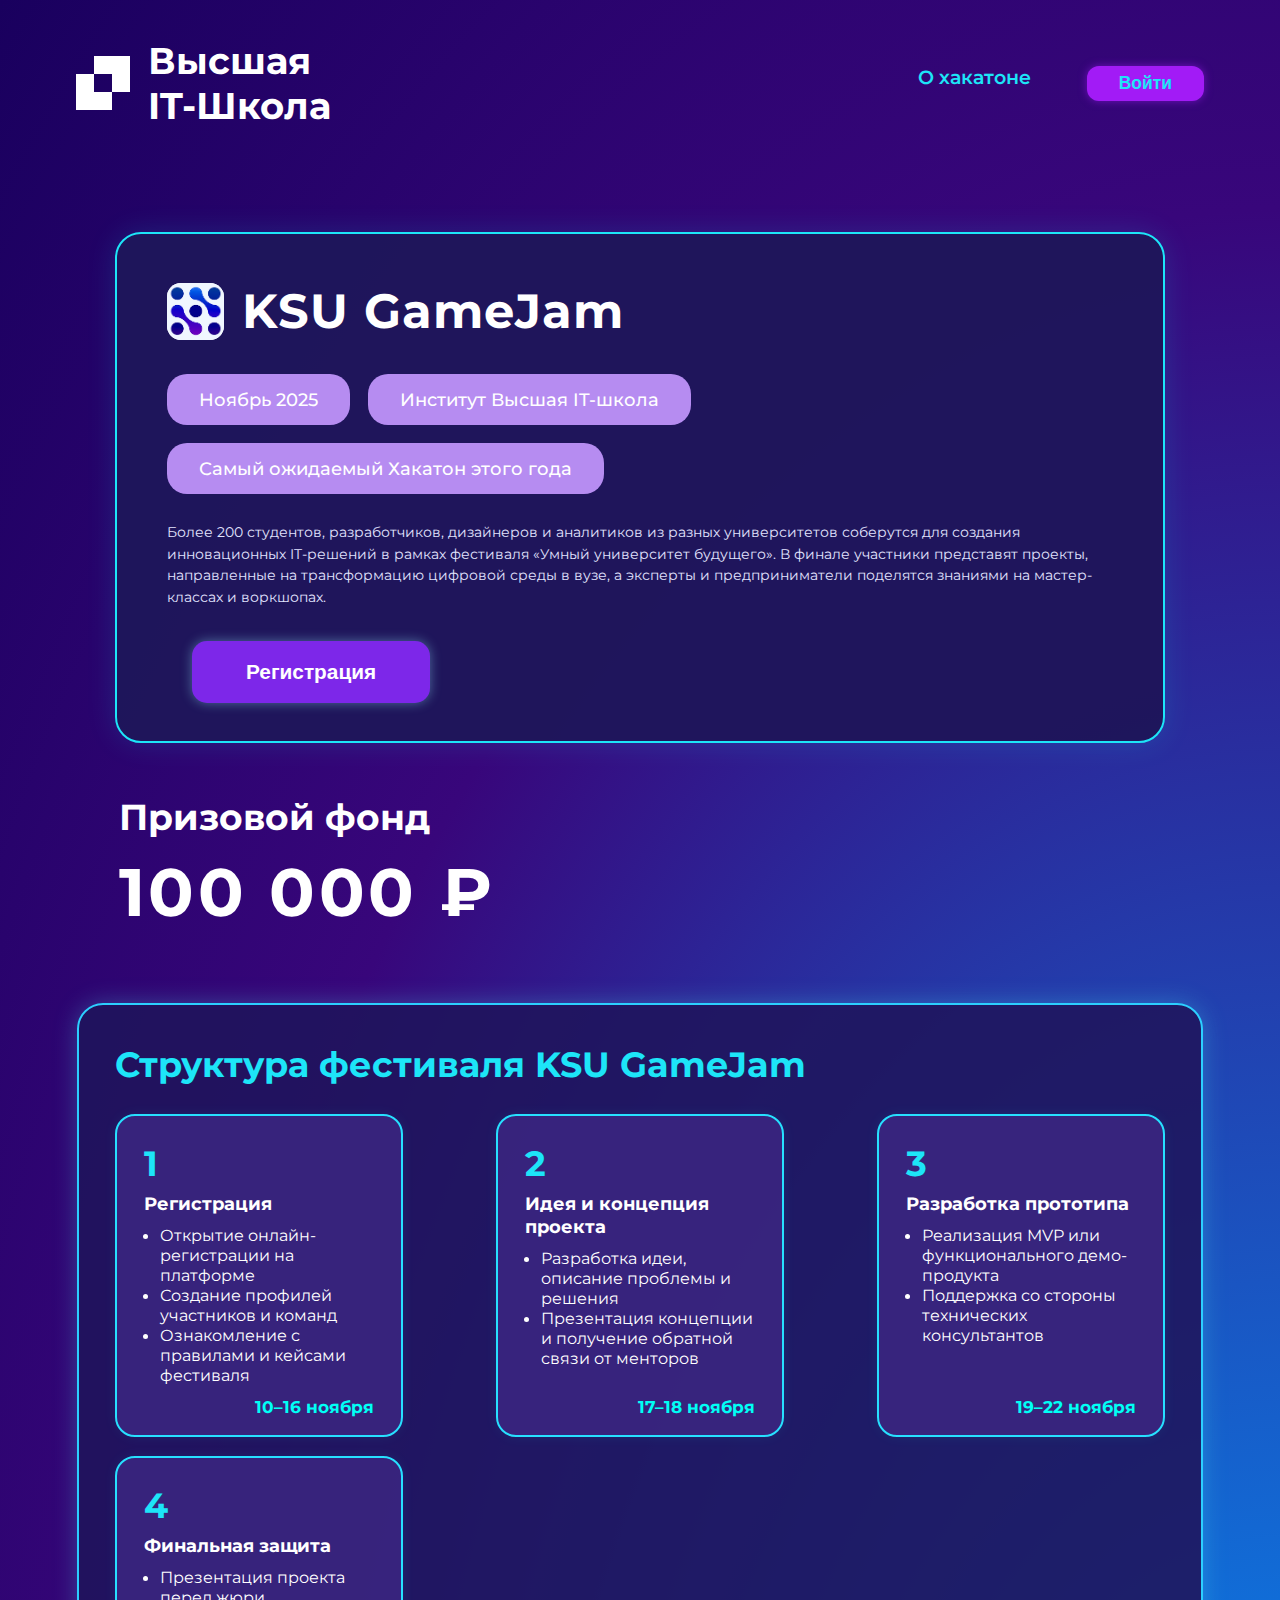
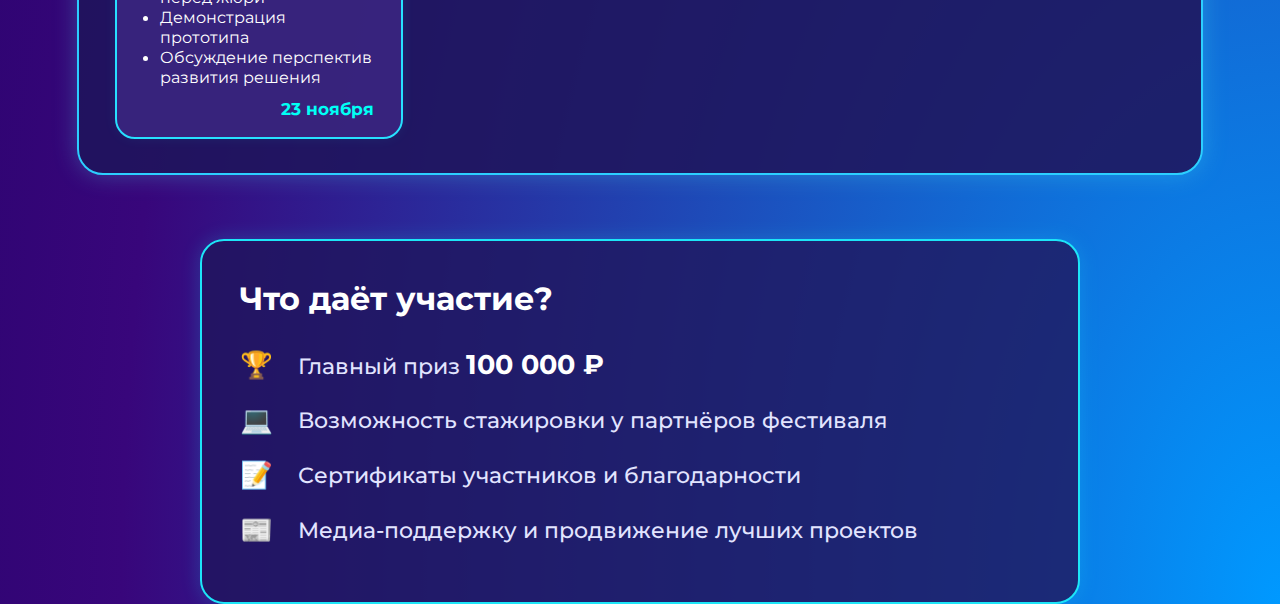
<file: index.html>
<!DOCTYPE html>
<html lang="ru">
<head>
  <meta charset="UTF-8">
  <title>KSU GameJam / Первый блок</title>
  <link href="https://fonts.googleapis.com/css?family=Montserrat:700,500&display=swap" rel="stylesheet">
  <link rel="stylesheet" href="css/main.css">
  <link rel="stylesheet" href="css/allFileStyle.css">
</head>
<body>
  <div class="topbar">
    <div class="logo">
      <img class="logo-icon" src="img/LogoIvitsh.png" alt="">
      Высшая<br>IT-Школа
    </div>
    <div class="menu">
      <a href="!mainHTML/info.html">О хакатоне</a>
      <button class="top-btn login" ><a href="https://sdo.kosgos.ru/login/index.php">Войти</a></button>
    </div>
  </div>
  <section class="hero-section">
    <div class="hero-box">
      <div class="gamejam-logo">
        <img src="img/GameJam.png" alt="KSU GameJam logo">
        <span class="gamejam-title">KSU GameJam</span>
      </div>
      <div class="hero-tags">
        <div class="hero-tag">Ноябрь 2025</div>
        <div class="hero-tag">Институт Высшая IT-школа</div>
        <div class="hero-tag">Самый ожидаемый Хакатон этого года</div>
      </div>
      <div class="hero-desc">
        Более 200 студентов, разработчиков, дизайнеров и аналитиков из разных университетов соберутся для создания инновационных IT-решений в рамках фестиваля «Умный университет будущего». В финале участники представят проекты, направленные на трансформацию цифровой среды в вузе, а эксперты и предприниматели поделятся знаниями на мастер-классах и воркшопах.
      </div>
      <button class="hero-register-btn">Регистрация</button>
    </div>
    <div class="prizebox">
      <div class="prize-label">Призовой фонд</div>
      <div class="prize-num">100 000 ₽</div>
    </div>
  </section>


  <section class="gamejam-stages">
    <div class="stages-title">Структура фестиваля KSU GameJam</div>
    <div class="stages-list">
      <div class="stage-card">
        <div class="stage-number">1</div>
        <div class="stage-title">Регистрация</div>
        <ul class="stage-desc">
          <li>Открытие онлайн-регистрации на платформе</li>
          <li>Создание профилей участников и команд</li>
          <li>Ознакомление с правилами и кейсами фестиваля</li>
        </ul>
        <div class="stage-date">10–16 ноября</div>
      </div>
      <div class="stage-card">
        <div class="stage-number">2</div>
        <div class="stage-title">Идея и концепция проекта</div>
        <ul class="stage-desc">
          <li>Разработка идеи, описание проблемы и решения</li>
          <li>Презентация концепции и получение обратной связи от менторов</li>
        </ul>
        <div class="stage-date">17–18 ноября</div>
      </div>
      <div class="stage-card">
        <div class="stage-number">3</div>
        <div class="stage-title">Разработка прототипа</div>
        <ul class="stage-desc">
          <li>Реализация MVP или функционального демо-продукта</li>
          <li>Поддержка со стороны технических консультантов</li>
        </ul>
        <div class="stage-date">19–22 ноября</div>
      </div>
      <div class="stage-card">
        <div class="stage-number">4</div>
        <div class="stage-title">Финальная защита</div>
        <ul class="stage-desc">
          <li>Презентация проекта перед жюри</li>
          <li>Демонстрация прототипа</li>
          <li>Обсуждение перспектив развития решения</li>
        </ul>
        <div class="stage-date">23 ноября</div>
      </div>
    </div>
  </section>
  <section class="participation-benefits">
    <div class="benefits-title">Что даёт участие?</div>
    <ul class="benefits-list">
      <li>
        <span class="benefit-icon">&#x1F3C6;</span>
        <span class="benefit-text">Главный приз <strong>100 000 ₽</strong></span>
      </li>
      <li>
        <span class="benefit-icon">&#x1F4BB;</span>
        <span class="benefit-text">Возможность стажировки у партнёров фестиваля</span>
      </li>
      <li>
        <span class="benefit-icon">&#x1F4DD;</span>
        <span class="benefit-text">Сертификаты участников и благодарности</span>
      </li>
      <li>
        <span class="benefit-icon">&#x1F4F0;</span>
        <span class="benefit-text">Медиа-поддержку и продвижение лучших проектов</span>
      </li>
    </ul>
  </section>

</body>
</html>
</file>
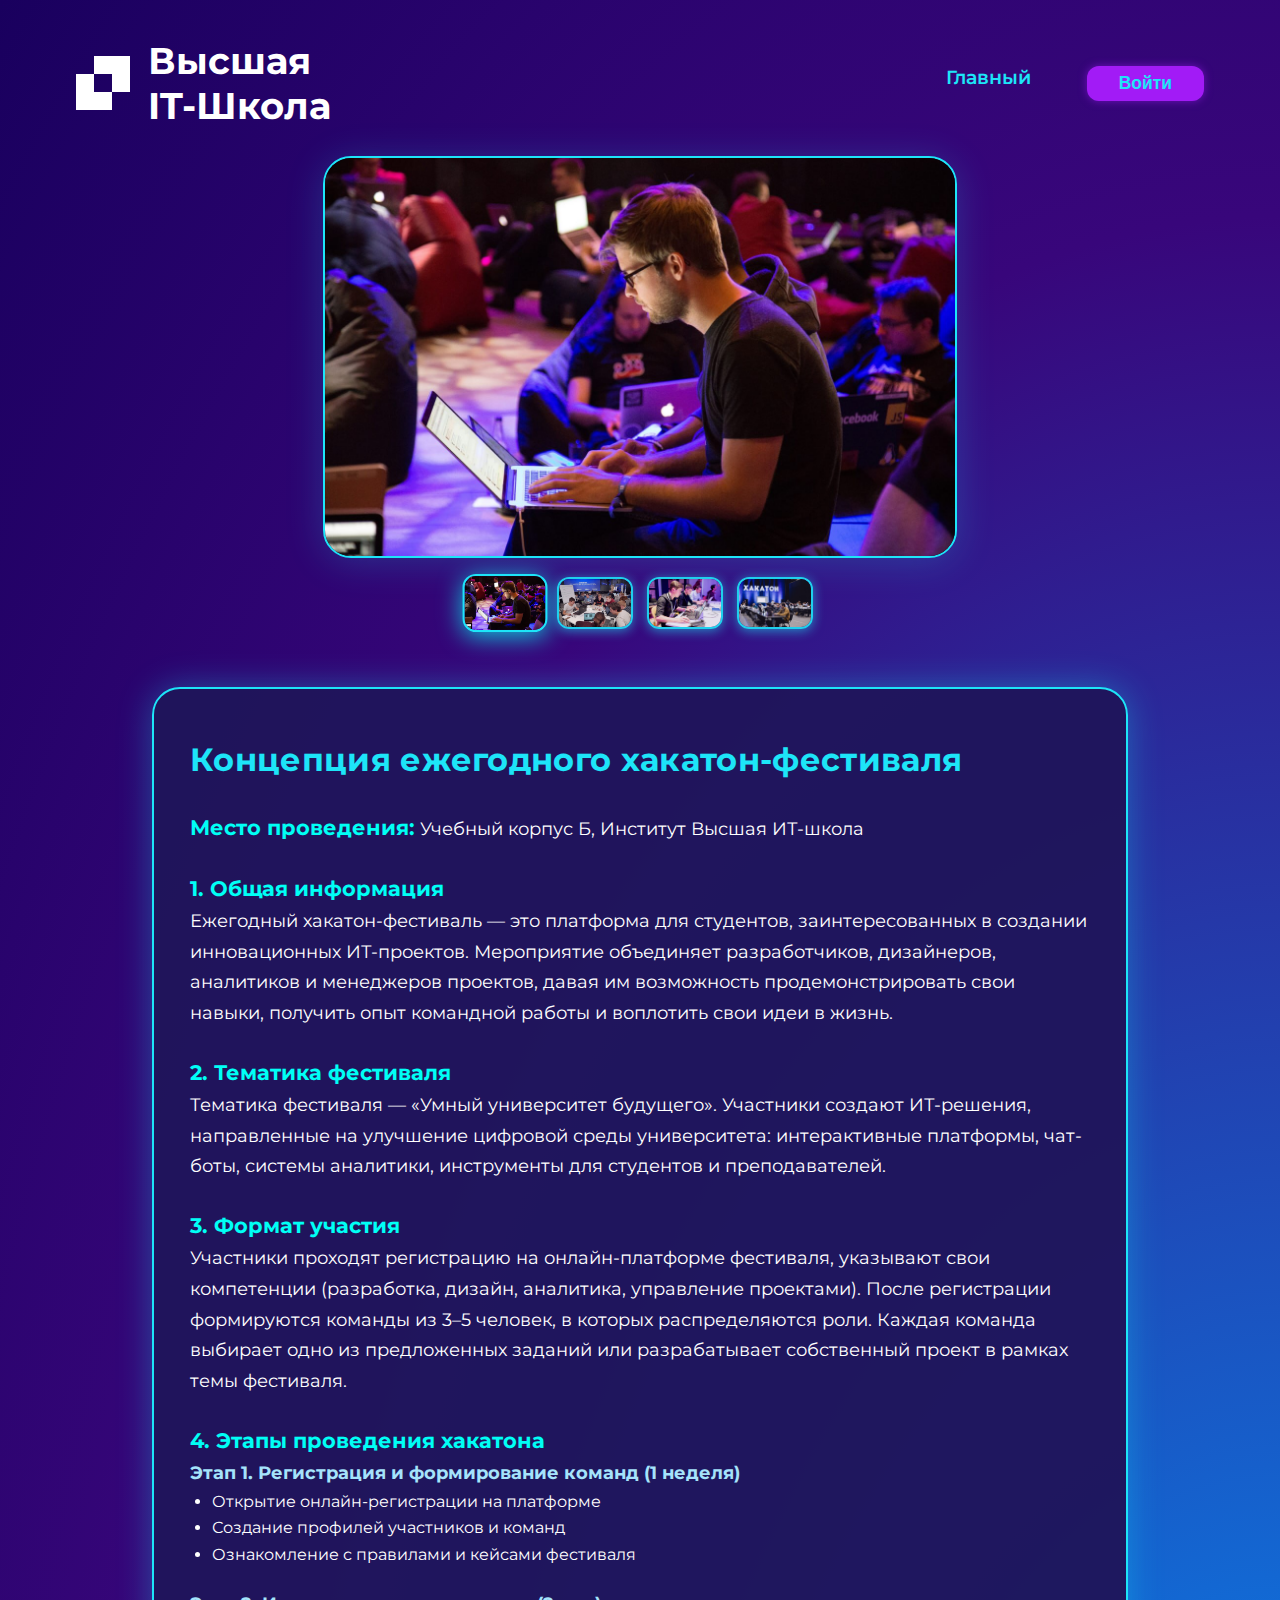
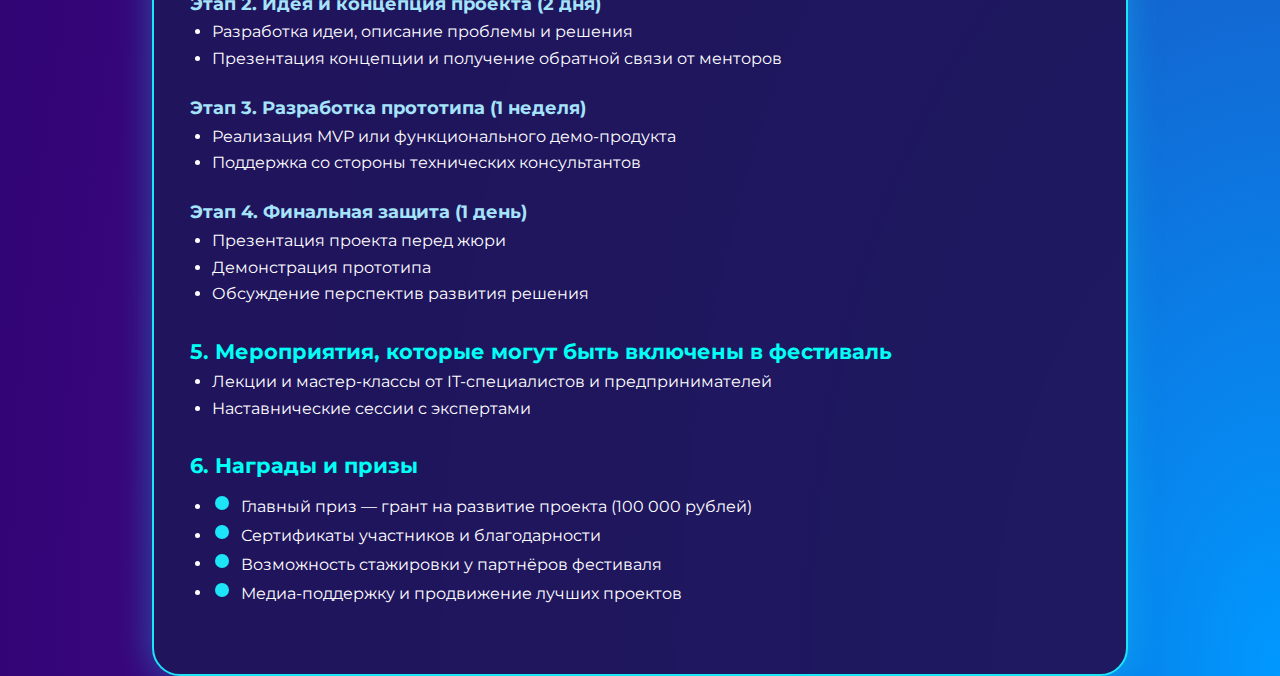
<file: !mainHTML/info.html>
<!DOCTYPE html>
<html lang="ru">
<head>
  <meta charset="UTF-8">
  <title>KSU GameJam / Инфо</title>
  <link href="https://fonts.googleapis.com/css?family=Montserrat:700,500&display=swap" rel="stylesheet">
  <link rel="stylesheet" href="../css/main.css">
  <link rel="stylesheet" href="../css/second.css">
  <link rel="stylesheet" href="../css/allFileStyle.css">
</head>
<body>
    <div class="topbar">
    <div class="logo">
      <img class="logo-icon" src="../img/LogoIvitsh.png" alt="">
      Высшая<br>IT-Школа
    </div>
    <div class="menu">
      <a href="../index.html">Главный</a>
      <button class="top-btn login" ><a href="https://sdo.kosgos.ru/login/index.php">Войти</a></button>
    </div>
  </div>
  <div class="photo-gallery-main">
    <div class="main-photo-block">
      <img id="mainPhoto" src="../img/ImgForHa1.jpg" alt="Главное фото">
    </div>
    <div class="thumbs-row">
      <img class="thumb" src="../img/ImgForHa1.jpg" alt="Миниатюра 1" onclick="showPhoto(0)">
      <img class="thumb" src="../img/ImgForHa2.jpg" alt="Миниатюра 2" onclick="showPhoto(1)">
      <img class="thumb" src="../img/ImgForHa3.jpg" alt="Миниатюра 3" onclick="showPhoto(2)">
      <img class="thumb" src="../img/ImgForHa4.jpg" alt="Миниатюра 4" onclick="showPhoto(3)">
    </div>
  </div>
  <div class="info-box">
    <div class="infotitle">Концепция ежегодного хакатон-фестиваля</div>

    <div class="infosection">
      <strong>Место проведения:</strong> Учебный корпус Б, Институт Высшая ИТ-школа
    </div>
    <div class="infosection">
      <strong>1. Общая информация</strong><br>
      Ежегодный хакатон-фестиваль — это платформа для студентов, заинтересованных в создании инновационных ИТ-проектов. Мероприятие объединяет разработчиков, дизайнеров, аналитиков и менеджеров проектов, давая им возможность продемонстрировать свои навыки, получить опыт командной работы и воплотить свои идеи в жизнь.
    </div>
    <div class="infosection">
      <strong>2. Тематика фестиваля</strong><br>
      Тематика фестиваля — «Умный университет будущего». Участники создают ИТ-решения, направленные на улучшение цифровой среды университета: интерактивные платформы, чат-боты, системы аналитики, инструменты для студентов и преподавателей.
    </div>
    <div class="infosection">
      <strong>3. Формат участия</strong><br>
      Участники проходят регистрацию на онлайн-платформе фестиваля, указывают свои компетенции (разработка, дизайн, аналитика, управление проектами). После регистрации формируются команды из 3–5 человек, в которых распределяются роли. Каждая команда выбирает одно из предложенных заданий или разрабатывает собственный проект в рамках темы фестиваля.
    </div>
    <div class="infosection">
      <strong>4. Этапы проведения хакатона</strong>
      <br><span class="stage-title">Этап 1. Регистрация и формирование команд (1 неделя)</span>
      <ul class="stagelist">
        <li>Открытие онлайн-регистрации на платформе</li>
        <li>Создание профилей участников и команд</li>
        <li>Ознакомление с правилами и кейсами фестиваля</li>
      </ul>
      <span class="stage-title">Этап 2. Идея и концепция проекта (2 дня)</span>
      <ul class="stagelist">
        <li>Разработка идеи, описание проблемы и решения</li>
        <li>Презентация концепции и получение обратной связи от менторов</li>
      </ul>
      <span class="stage-title">Этап 3. Разработка прототипа (1 неделя)</span>
      <ul class="stagelist">
        <li>Реализация MVP или функционального демо-продукта</li>
        <li>Поддержка со стороны технических консультантов</li>
      </ul>
      <span class="stage-title">Этап 4. Финальная защита (1 день)</span>
      <ul class="stagelist">
        <li>Презентация проекта перед жюри</li>
        <li>Демонстрация прототипа</li>
        <li>Обсуждение перспектив развития решения</li>
      </ul>
    </div>
    <div class="infosection">
      <strong>5. Мероприятия, которые могут быть включены в фестиваль</strong>
      <ul class="stagelist">
        <li>Лекции и мастер-классы от IT-специалистов и предпринимателей</li>
        <li>Наставнические сессии с экспертами</li>
      </ul>
    </div>
    <div class="infosection">
      <strong>6. Награды и призы</strong>
      <ul class="awards-list">
        <li><span class="icon"><svg width="20" height="20" viewBox="0 0 20 20"><circle cx="10" cy="10" r="7"/><path d="M6 10l3 3 5-5"/></svg></span>Главный приз — грант на развитие проекта (100 000 рублей)</li>
        <li><span class="icon"><svg width="20" height="20" viewBox="0 0 20 20"><circle cx="10" cy="10" r="7"/><path d="M6 10l3 3 5-5"/></svg></span>Сертификаты участников и благодарности</li>
        <li><span class="icon"><svg width="20" height="20" viewBox="0 0 20 20"><circle cx="10" cy="10" r="7"/><path d="M6 10l3 3 5-5"/></svg></span>Возможность стажировки у партнёров фестиваля</li>
        <li><span class="icon"><svg width="20" height="20" viewBox="0 0 20 20"><circle cx="10" cy="10" r="7"/><path d="M6 10l3 3 5-5"/></svg></span>Медиа-поддержку и продвижение лучших проектов</li>
      </ul>
    </div>
  </div>
  <script src="../js/scipts.js"></script>
</body>
</html>
</file>
<file: css/main.css>
body {
  margin: 0;
  font-family: 'Montserrat', Arial, sans-serif;
  background: radial-gradient(ellipse at bottom right, #09f 0%, #38067b 64%, #19005e 100%);
  color: #fff;
  min-height: 100vh;
}
.topbar {
  display: flex;
  align-items: center;
  justify-content: space-between;
  padding: 38px 76px 0 76px;
}
.logo {
  font-size: 2.3rem;
  font-weight: bold;
  display: flex;
  align-items: center;
  gap: 18px;
}
.logo-icon {
  width: 54px;
  height: 54px;
  background: #ffffff00;
  display: flex;
  align-items: center;
  justify-content: center;
  font-size: 2.2rem;
  color: #6a1dfa;
  font-weight: bold;
}
.menu {
  display: flex;
  gap: 38px;
  font-size: 1.18rem;
}
.menu a {
  color: #fff;
  text-decoration: none;
  font-weight: 500;
}
.menu .top-btn {
  padding: 7px 32px;
  margin-left: 18px;
  border: none;
  border-radius: 12px;
  background: #a21bf6;
  color: #fff;
  font-size: 1.09rem;
  font-weight: bold;
  cursor: pointer;
  box-shadow: 0 0 8px #a21bf688;
  transition: background .2s;
}
.menu .top-btn.login:hover {
  background: none;
  transition: 0.1s ease-in-out;
  -webkit-transition: 0.1s ease-in-out;
  -moz-transition: 0.1s ease-in-out;
  -ms-transition: 0.1s ease-in-out;
  -o-transition: 0.1s ease-in-out;
}
.hero-section {
  margin: 56px auto 0 auto;
  padding: 48px 0 0 0;
  max-width: 1050px;
  position: relative;
}
.hero-desc {
  font-size: 0.9rem;
  color: #e2e4ff;
  margin-top: 22px;
  margin-bottom: 18px;
  line-height: 1.5;
}
.hero-box {
  background: rgba(31,21,91, 0.98);
  border-radius: 26px;
  border: 2px solid #1de5f8;
  box-shadow: 0 0 30px #0ff2;
  padding: 48px 50px 38px 50px;
  position: relative;
  z-index: 1;
}
.gamejam-logo {
  display: flex;
  align-items: center;
  gap: 18px;
  margin-bottom: 34px;
}
.gamejam-logo img {
  width: 57px;
  height: 57px;
  border-radius: 14px;
  background: #fff;
}
.gamejam-title {
  font-size: 3rem;
  font-weight: 700;
  letter-spacing: .02em;
}
.hero-tags {
  display: flex;
  flex-wrap: wrap;
  gap: 18px;
  margin-bottom: 28px;
}
.hero-tag {
  background: #b68cf1;
  color: #fff;
  border-radius: 20px;
  padding: 14px 32px;
  font-size: 1.15rem;
  font-weight: 500;
}
.hero-register-btn {
  background: #7d27e9;
  color: #fff;
  border: none;
  border-radius: 15px;
  font-size: 1.3rem;
  font-weight: 700;
  padding: 19px 54px;
  box-shadow: 0 0 12px #97f0ff66;
  cursor: pointer;
  margin-left: 25px;
  margin-top: 15px;
  transition: background .2s;
}
.hero-register-btn:hover
{
  background: none;
  transition: 0.1s ease-in-out;
}
.prizebox {
  margin-top: 52px;
  margin-left: 4px;
}
.prize-label {
  font-size: 2.25rem;
  font-weight: bold;
}
.prize-num {
  font-size: 4.2rem;
  font-weight: bold;
  margin-top: 12px;
  color: #fff;
  letter-spacing: .05em;
}
.gamejam-stages {
  max-width: 1050px;
  margin: 70px auto 0 auto;
  background: rgba(31,21,91, 0.88);
  border-radius: 26px;
  border: 2px solid #2ccfff;
  padding: 38px 36px 34px 36px;
  box-shadow: 0 0 24px #4ef2f244;
}
.stages-title {
  font-size: 2.2rem;
  font-weight: bold;
  color: #1de5f8;
  margin-bottom: 28px;
  text-align: left;
}
.stages-list {
  display: flex;
  flex-wrap: wrap;
  gap: 19px;
  justify-content: space-between;
}
.stage-card {
  background: rgba(58,37,127, 0.92);
  border-radius: 20px;
  padding: 26px 27px 18px 27px;
  border: 2px solid #27e0ff;
  box-shadow: 0 0 14px #0ff1;
  flex: 1 1 220px;
  min-width: 220px;
  max-width: 230px;
  display: flex;
  flex-direction: column;
  align-items: flex-start;
}
.stage-number {
  font-size: 2.2rem;
  font-weight: bold;
  color: #1de5f8;
  margin-bottom: 7px;
}
.stage-title {
  font-size: 1.15rem;
  font-weight: bold;
  margin-bottom: 10px;
}
.stage-desc {
  margin: 0 0 12px 0;
  padding-left: 16px;
  color: #fff;
  font-size: 1.02rem;
}
.stage-date {
  font-size: 1.04rem;
  font-weight: bold;
  color: #00fff5;
  margin-top: auto;
  align-self: flex-end;
}
.participation-benefits {
  max-width: 800px;
  margin: 64px auto 0 auto;
  background: rgba(31,21,91, 0.80);
  border-radius: 24px;
  border: 2px solid #1de5f8;
  box-shadow: 0 0 20px #18e7fb33;
  padding: 38px 38px 34px 38px;
}
.benefits-title {
  font-size: 2rem;
  font-weight: bold;
  color: #fff;
  margin-bottom: 30px;
}
.benefits-list {
  list-style: none;
  padding: 0;
  margin: 0;
}
.benefits-list li {
  display: flex;
  align-items: center;
  font-size: 1.35rem;
  font-weight: 500;
  color: #e2e4ff;
  margin-bottom: 22px;
}
.benefit-icon {
  width: 42px;
  font-size: 1.65rem;
  color: #1de5f8;
  margin-right: 16px;
}
.benefit-text strong {
  color: #fff;
  font-size: 1.25em;
  font-weight: bold;
}
@media (max-width: 900px) {
  .stages-list { flex-direction: column; gap:19px;}
  .stage-card { max-width: 98vw;}
}
@media (max-width: 1200px) {
  .hero-section { max-width: 98vw;}
  .topbar {padding: 18px 12px 0 12px;}
  .hero-box {padding: 28px 14px 28px 14px;}
  .menu {gap: 16px;}
}
</file>
<file: css/allFileStyle.css>
.menu a {
  position: relative;
  color: #1de5f8;
  text-decoration: none;
  padding-bottom: 3px;
  font-weight: 600;
  transition: color 0.17s;
}

.menu a::after {
  content: "";
  position: absolute;
  left: 0;
  bottom: -2px;
  width: 100%;
  height: 2px;
  background: linear-gradient(90deg, #1de5f8 30%, #00fff8 80%);
  border-radius: 7px;
  opacity: 0;
  transform: scaleX(0.2);
  transition: opacity 0.22s, transform 0.32s cubic-bezier(.71,1.7,.68,.53);
}
.menu a:hover {
  color: #00fff8;
}
.menu a:hover::after,
.menu a:focus::after {
  opacity: 1;
  transform: scaleX(1);
}
</file>
<file: css/second.css>
body {
margin: 0;
  font-family: 'Montserrat', Arial, sans-serif;
  background: radial-gradient(ellipse at bottom right, #09f 0%, #38067b 64%, #19005e 100%);
  color: #fff;
  min-height: 100vh;
}
.info-box {
  max-width: 900px;
  margin: 58px auto 0 auto;
  background: rgba(31,21,91, 0.96);
  border-radius: 28px;
  border: 2px solid #1de5f8;
  box-shadow: 0 0 35px #15e4fa55;
  padding: 44px 36px 40px 36px;
  font-size: 1.15rem;
  line-height: 1.67;
}
.infotitle {
  font-size: 2rem;
  font-weight: 700;
  color: #1de5f8;
  margin-bottom: 24px;
  letter-spacing: .01em;
}
.infosection {
  margin-bottom: 26px;
}
.infosection strong {
  color: #00fff5;
  font-size: 1.14em;
}
.stage-title {
  font-weight: bold;
  color: #a5e3fb;
  margin-top: 18px;
  margin-bottom: 4px;
}
.stagelist {
  margin: 0 0 20px 0;
  padding-left: 22px;
  color: #fff;
  font-size: 1rem;
}
.awards-list {
  margin: 0;
  padding-left: 22px;
  color: #fff;
  font-size: 1rem;
  margin-top: 10px;
}
.icon {
  width: 22px;
  height: 22px;
  vertical-align: middle;
  margin-right: 9px;
  fill: #1de5f8;
}
.photo-gallery-main {
  width: 95vw;
  max-width: 935px;
  margin: 28px auto 0 auto;
  display: flex;
  flex-direction: column;
  align-items: center;
  gap: 10px;
}
.main-photo-block {
  max-width: 630px;
  max-height: 397.5px;
  border-radius: 28px;
  overflow: hidden;
  box-shadow: 0 4px 38px #1de5f833;
  border: 2px solid #1de5f8;
  margin-bottom: 9px;
  background: #110b35;
  display: flex;
  align-items: center;
  justify-content: center;
}
.main-photo-block img {
  width: 100%;
  height: 100%;
  object-fit: cover;
  border-radius: 28px;
  transition: opacity .25s;
}
.thumbs-row {
  display: flex;
  gap: 14px;
}
.thumb {
  width: 72px;
  height: 48px;
  object-fit: cover;
  border-radius: 12px;
  border: 2px solid #1de5f8;
  box-shadow: 0 2px 12px #1de5f8a5;
  cursor: pointer;
  opacity: .9;
  transition: transform .18s, opacity .15s;
}
.thumb:hover, .thumb.active {
  transform: scale(1.12);
  opacity: 1;
  box-shadow: 0 4px 22px #00fff8c5;
}
@media (max-width: 520px) {
  .main-photo-block {width: 95vw; height: 38vw; min-height: 110px;}
  .thumbs-row {gap: 8px;}
  .thumb {width: 44px; height: 32px;}
}
@media (max-width: 950px) {
  .info-box {max-width: 97vw; padding: 18px 8px 18px 8px;}
}
</file>
